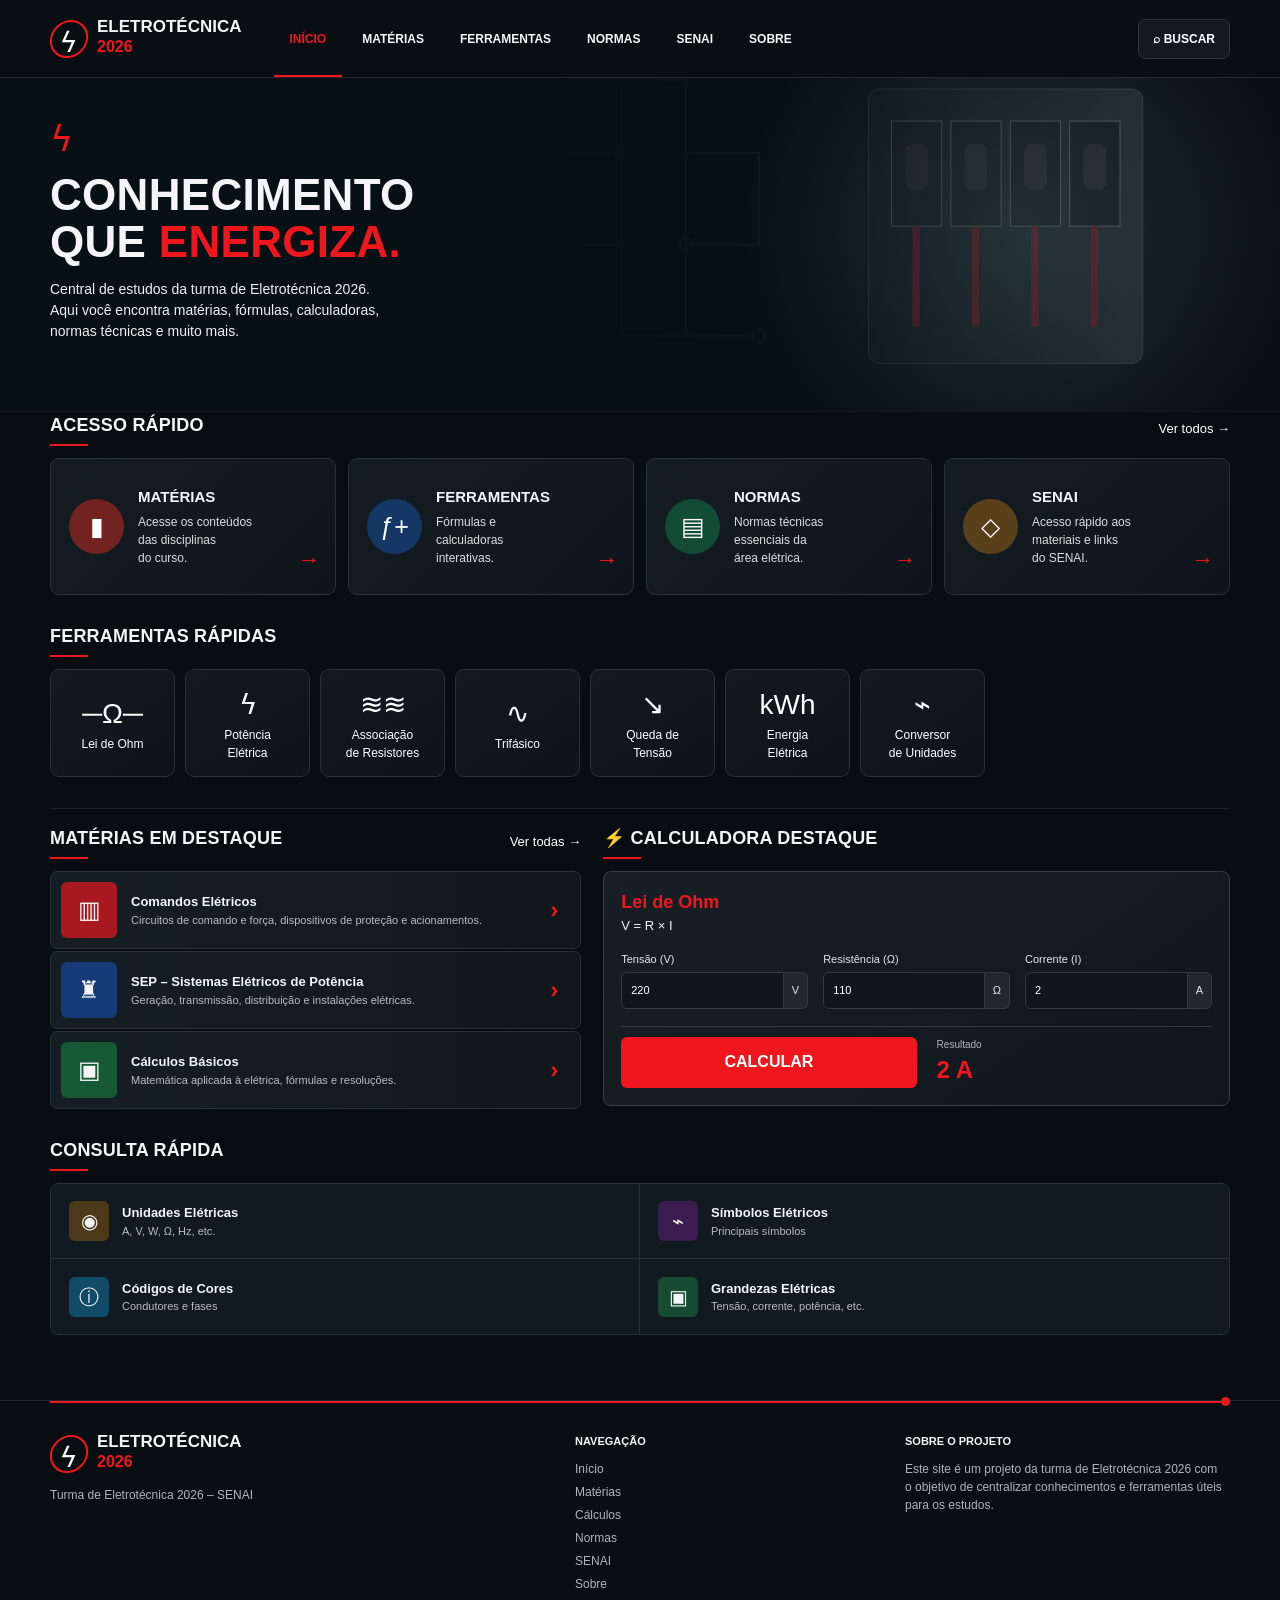
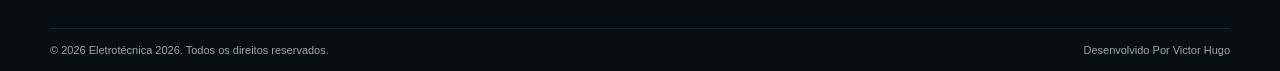
<file: index.html>
<!DOCTYPE html>
<html lang="pt-BR">

<head>
  <meta charset="UTF-8">
  <meta name="viewport" content="width=device-width, initial-scale=1.0">
  <meta name="description" content="Central de estudos da turma de Eletrotécnica 2026.">
  <title>Eletrotécnica 2026</title>
  <link rel="shortcut icon" href="assets/img/logotransparente.png" type="image/x-icon">
  <link rel="stylesheet" href="assets/css/style.css">
  <script src="js/main.js" defer></script>
  <script src="js/calculadora.js" defer></script>
</head>

<body>

  <header class="header">
    <a class="brand" href="#">
      <span class="brand-mark">ϟ</span>
      <span><strong>ELETROTÉCNICA</strong><b>2026</b></span>
    </a>

    <nav class="nav" aria-label="Navegação principal">
      <a class="active" href="#inicio">INÍCIO</a>
      <a href="materias.html">MATÉRIAS</a>
      <a href="ferramentas.html">FERRAMENTAS</a>
      <a href="normas.html">NORMAS</a>
      <a href="senai.html">SENAI</a>
      <a href="sobre.html">SOBRE</a>
    </nav>

    <button class="search-btn" type="button" aria-label="Buscar">⌕ <span>BUSCAR</span></button>
  </header>

  <main id="inicio">

    <section class="hero">
      <div class="hero-bg"></div>
      <div class="hero-content">
        <div class="bolt">ϟ</div>
        <h1>CONHECIMENTO<br>QUE <span>ENERGIZA.</span></h1>
        <p>Central de estudos da turma de Eletrotécnica 2026.<br>
          Aqui você encontra matérias, fórmulas, calculadoras,<br>
          normas técnicas e muito mais.</p>
      </div>
    </section>

    <section class="section quick-section">
      <div class="section-heading">
        <h2>ACESSO RÁPIDO</h2><a href="#">Ver todos →</a>
      </div>
      <div class="quick-grid">
        <a class="quick-card red" href="materias.html"><i>▮</i>
          <div>
            <h3>MATÉRIAS</h3>
            <p>Acesse os conteúdos<br>das disciplinas<br>do curso.</p>
          </div><b>→</b>
        </a>
        <a class="quick-card blue" href="ferramentas.html"><i>ƒ+</i>
          <div>
            <h3>FERRAMENTAS</h3>
            <p>Fórmulas e<br>calculadoras<br>interativas.</p>
          </div><b>→</b>
        </a>
        <a class="quick-card green" href="normas.html"><i>▤</i>
          <div>
            <h3>NORMAS</h3>
            <p>Normas técnicas<br>essenciais da<br>área elétrica.</p>
          </div><b>→</b>
        </a>
        <a class="quick-card gold" href="senai.html"><i>◇</i>
          <div>
            <h3>SENAI</h3>
            <p>Acesso rápido aos<br>materiais e links<br>do SENAI.</p>
          </div><b>→</b>
        </a>
      </div>
    </section>

    <section class="section">
      <div class="section-heading">
        <h2>FERRAMENTAS RÁPIDAS</h2>
      </div>
      <div class="tools">
        <button class="tool" data-tool="ohm" onclick="window.location.href='ferramentas.html'"><span>─Ω─</span><small>Lei de Ohm</small></button>
        <button class="tool" data-tool="power" onclick="window.location.href='ferramentas.html'"><span>ϟ</span><small>Potência<br>Elétrica</small></button>
        <button class="tool" onclick="window.location.href='ferramentas.html'"><span>≋≋</span><small>Associação<br>de Resistores</small></button>
        <button class="tool" onclick="window.location.href='ferramentas.html'"><span>∿</span><small>Trifásico</small></button>
        <button class="tool" onclick="window.location.href='ferramentas.html'"><span>↘</span><small>Queda de<br>Tensão</small></button>
        <button class="tool" onclick="window.location.href='ferramentas.html'"><span>kWh</span><small>Energia<br>Elétrica</small></button>
        <button class="tool" onclick="window.location.href='ferramentas.html'"><span>⌁</span><small>Conversor<br>de Unidades</small></button>
      </div>
    </section>

    <section class="section content-grid">
      <div id="materias">
        <div class="section-heading">
          <h2>MATÉRIAS EM DESTAQUE</h2><a href="#">Ver todas →</a>
        </div>
        <div class="subject-list">
          <a class="subject"><span class="subject-icon red">▥</span>
            <div>
              <h3>Comandos Elétricos</h3>
              <p>Circuitos de comando e força, dispositivos de proteção e acionamentos.</p>
            </div><b>›</b>
          </a>
          <a class="subject"><span class="subject-icon blue">♜</span>
            <div>
              <h3>SEP – Sistemas Elétricos de Potência</h3>
              <p>Geração, transmissão, distribuição e instalações elétricas.</p>
            </div><b>›</b>
          </a>
          <a class="subject" href="ferramentas.html"><span class="subject-icon green">▣</span>
            <div>
              <h3>Cálculos Básicos</h3>
              <p>Matemática aplicada à elétrica, fórmulas e resoluções.</p>
            </div><b>›</b>
          </a>
        </div>
      </div>

      <div id="calculos" class="calculator-card">
        <div class="section-heading">
          <h2>⚡ CALCULADORA DESTAQUE</h2>
        </div>
        <div class="calculator">
          <h3>Lei de Ohm</h3>
          <div class="formula">V = R × I</div>
          <div class="fields">
            <label>Tensão (V)<div><input id="voltage" type="number" value="220"><span>V</span></div></label>
            <label>Resistência (Ω)<div><input id="resistance" type="number" value="110"><span>Ω</span></div></label>
            <label>Corrente (I)<div><input id="current" type="number" value="2"><span>A</span></div></label>
          </div>
          <div class="calc-bottom"><button id="calculate">CALCULAR</button>
            <div><small>Resultado</small><strong id="result">2 A</strong></div>
          </div>
        </div>
      </div>
    </section>

    <section class="section" id="consulta">
      <div class="section-heading">
        <h2>CONSULTA RÁPIDA</h2>
      </div>
      <div class="consult-grid">
        <a class="consult gold" href="#"><span>◉</span>
          <div>
            <h3>Unidades Elétricas</h3>
            <p>A, V, W, Ω, Hz, etc.</p>
          </div>
        </a>
        <a class="consult purple" href="#"><span>⌁</span>
          <div>
            <h3>Símbolos Elétricos</h3>
            <p>Principais símbolos</p>
          </div>
        </a>
        <a class="consult cyan" href="#"><span>ⓘ</span>
          <div>
            <h3>Códigos de Cores</h3>
            <p>Condutores e fases</p>
          </div>
        </a>
        <a class="consult green" href="#"><span>▣</span>
          <div>
            <h3>Grandezas Elétricas</h3>
            <p>Tensão, corrente, potência, etc.</p>
          </div>
        </a>
      </div>
    </section>

  </main>

  <footer class="footer" id="sobre">
    <div class="footer-line"></div>
    <div class="footer-grid">
      <div class="footer-brand">
        <div class="brand"><span class="brand-mark">ϟ</span><span><strong>ELETROTÉCNICA</strong><b>2026</b></span></div>
        <p>Turma de Eletrotécnica 2026 – SENAI</p>
      </div>
      <div>
        <h3>NAVEGAÇÃO</h3><a href="#inicio">Início</a><a href="materias.html">Matérias</a><a
          href="ferramentas.html">Cálculos</a><a href="normas.html">Normas</a><a href="senai.html">SENAI</a><a
          href="sobre.html">Sobre</a>
      </div>
      <div id="senai">
        <h3>SOBRE O PROJETO</h3>
        <p>Este site é um projeto da turma de Eletrotécnica 2026 com o objetivo de centralizar conhecimentos e
          ferramentas úteis para os estudos.</p>
      </div>
    </div>
    <div class="footer-bottom"><a href="https://victoroliveiratec.github.io/Portifolio/" target="_blank"><span>© 2026
          Eletrotécnica 2026. Todos os direitos reservados.</span><span>Desenvolvido Por Victor Hugo</a></span></div>
  </footer>
</body>

</html>
</file>
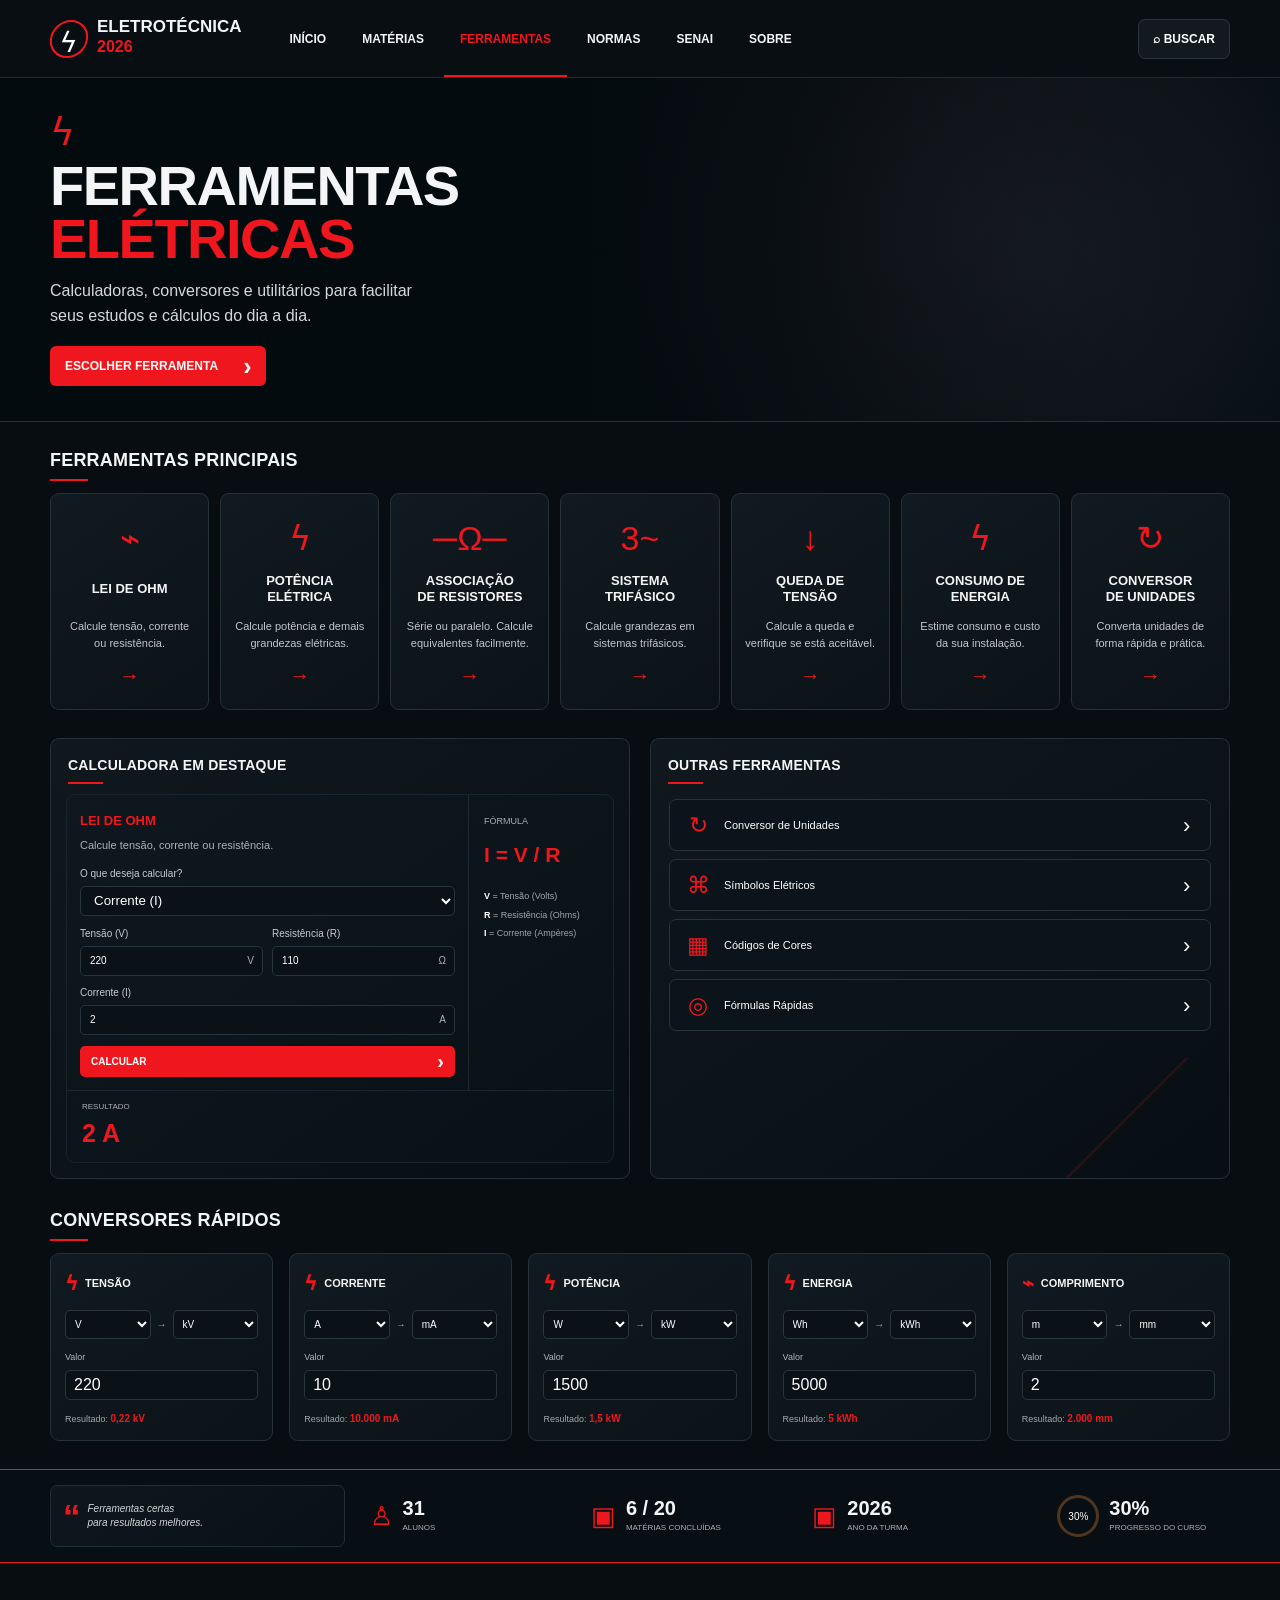
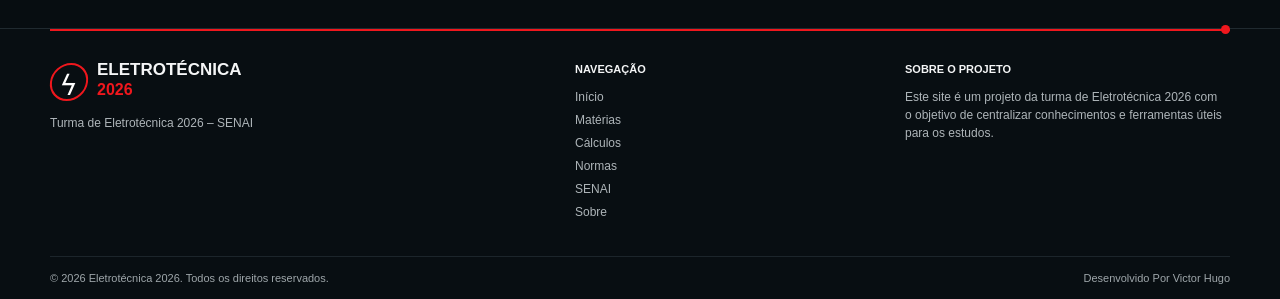
<file: ferramentas.html>
<!doctype html>
<html lang="pt-BR">
  <head>
    <meta charset="UTF-8" />
    <meta name="viewport" content="width=device-width, initial-scale=1.0" />

    <meta
      name="description"
      content="Ferramentas elétricas da turma de Eletrotécnica 2026. Calculadoras, conversores e utilitários para estudos."
    />

    <title>Ferramentas | Eletrotécnica 2026</title>

    <link
      rel="shortcut icon"
      href="assets/img/logotransparente.png"
      type="image/x-icon"
    />

    <link rel="stylesheet" href="assets/css/style.css" />

    <!-- JS -->
    <script src="js/ferramentas.js" defer></script>
  </head>

  <body>
    <!-- =====================================================
       HEADER
       ===================================================== -->

    <header class="header">
      <a class="brand" href="index.html">
        <span class="brand-mark">ϟ</span>

        <span>
          <strong>ELETROTÉCNICA</strong>
          <b>2026</b>
        </span>
      </a>

      <nav class="nav" aria-label="Navegação principal">
        <a href="index.html">INÍCIO</a>
        <a href="materias.html">MATÉRIAS</a>
        <a class="active" href="ferramentas.html">FERRAMENTAS</a>
        <a href="normas.html">NORMAS</a>
        <a href="senai.html">SENAI</a>
        <a href="sobre.html">SOBRE</a>
      </nav>

      <button class="search-btn" type="button" aria-label="Buscar">
        ⌕ <span>BUSCAR</span>
      </button>
    </header>

    <main>
      <!-- =====================================================
         HERO
         ===================================================== -->

      <section class="tools-hero">
        <div class="tools-hero-bg"></div>

        <div class="tools-hero-content">
          <div class="tools-bolt">ϟ</div>

          <h1>
            FERRAMENTAS<br />
            <span>ELÉTRICAS</span>
          </h1>

          <p>
            Calculadoras, conversores e utilitários para facilitar seus estudos
            e cálculos do dia a dia.
          </p>

          <a class="tools-primary-btn" href="#ferramentas-principais">
            ESCOLHER FERRAMENTA
            <span>›</span>
          </a>
        </div>
      </section>

      <!-- =====================================================
         FERRAMENTAS PRINCIPAIS
         ===================================================== -->

      <section class="section tools-section" id="ferramentas-principais">
        <div class="section-heading">
          <h2>FERRAMENTAS PRINCIPAIS</h2>
        </div>

        <div class="tools-main-grid">
          <button class="main-tool-card" data-tool="ohm">
            <span class="main-tool-icon">⌁</span>

            <strong>LEI DE OHM</strong>

            <p>Calcule tensão, corrente ou resistência.</p>

            <span class="main-tool-arrow">→</span>
          </button>

          <button class="main-tool-card" data-tool="power">
            <span class="main-tool-icon">ϟ</span>

            <strong>POTÊNCIA<br />ELÉTRICA</strong>

            <p>Calcule potência e demais grandezas elétricas.</p>

            <span class="main-tool-arrow">→</span>
          </button>

          <button class="main-tool-card" data-tool="resistors">
            <span class="main-tool-icon">─Ω─</span>

            <strong>ASSOCIAÇÃO<br />DE RESISTORES</strong>

            <p>Série ou paralelo. Calcule equivalentes facilmente.</p>

            <span class="main-tool-arrow">→</span>
          </button>

          <button class="main-tool-card" data-tool="three-phase">
            <span class="main-tool-icon">3~</span>

            <strong>SISTEMA<br />TRIFÁSICO</strong>

            <p>Calcule grandezas em sistemas trifásicos.</p>

            <span class="main-tool-arrow">→</span>
          </button>

          <button class="main-tool-card" data-tool="voltage-drop">
            <span class="main-tool-icon">↓</span>

            <strong>QUEDA DE<br />TENSÃO</strong>

            <p>Calcule a queda e verifique se está aceitável.</p>

            <span class="main-tool-arrow">→</span>
          </button>

          <button class="main-tool-card" data-tool="energy">
            <span class="main-tool-icon">ϟ</span>

            <strong>CONSUMO DE<br />ENERGIA</strong>

            <p>Estime consumo e custo da sua instalação.</p>

            <span class="main-tool-arrow">→</span>
          </button>

          <button class="main-tool-card" data-tool="units">
            <span class="main-tool-icon">↻</span>

            <strong>CONVERSOR<br />DE UNIDADES</strong>

            <p>Converta unidades de forma rápida e prática.</p>

            <span class="main-tool-arrow">→</span>
          </button>
        </div>
      </section>

      <!-- =====================================================
         CALCULADORA + OUTRAS FERRAMENTAS
         ===================================================== -->

      <section class="section tools-feature-grid">
        <!-- LEI DE OHM -->

        <div class="tools-panel ohm-panel" id="calculadora-ohm">
          <div class="tools-panel-title">
            <h2>CALCULADORA EM DESTAQUE</h2>
          </div>

          <div class="ohm-calculator">
            <div class="ohm-content">
              <span class="tool-label"> LEI DE OHM </span>

              <p class="tool-description">
                Calcule tensão, corrente ou resistência.
              </p>

              <label>
                O que deseja calcular?

                <select id="ohm-mode">
                  <option value="current">Corrente (I)</option>

                  <option value="voltage">Tensão (V)</option>

                  <option value="resistance">Resistência (R)</option>
                </select>
              </label>

              <div class="ohm-fields">
                <label>
                  Tensão (V)

                  <div class="input-unit">
                    <input
                      id="ohm-voltage"
                      type="number"
                      value="220"
                      min="0"
                      step="any"
                    />

                    <span>V</span>
                  </div>
                </label>

                <label>
                  Resistência (R)

                  <div class="input-unit">
                    <input
                      id="ohm-resistance"
                      type="number"
                      value="110"
                      min="0"
                      step="any"
                    />

                    <span>Ω</span>
                  </div>
                </label>

                <label>
                  Corrente (I)

                  <div class="input-unit">
                    <input
                      id="ohm-current"
                      type="number"
                      value="2"
                      min="0"
                      step="any"
                    />

                    <span>A</span>
                  </div>
                </label>
              </div>

              <button
                class="tools-calculate-btn"
                id="calculate-ohm"
                type="button"
              >
                CALCULAR
                <span>›</span>
              </button>
            </div>

            <div class="ohm-formula">
              <span>FÓRMULA</span>

              <strong id="ohm-formula"> I = V / R </strong>

              <div>
                <p><b>V</b> = Tensão (Volts)</p>
                <p><b>R</b> = Resistência (Ohms)</p>
                <p><b>I</b> = Corrente (Ampères)</p>
              </div>
            </div>

            <div class="ohm-result">
              <small>RESULTADO</small>

              <strong id="ohm-result"> 2 A </strong>
            </div>
          </div>
        </div>

        <!-- OUTRAS FERRAMENTAS -->

        <div class="tools-panel other-tools">
          <div class="tools-panel-title">
            <h2>OUTRAS FERRAMENTAS</h2>
          </div>

          <div class="other-tools-list">
            <button class="other-tool" data-tool="units">
              <span>↻</span>

              <strong> Conversor de Unidades </strong>

              <b>›</b>
            </button>

            <button class="other-tool" data-tool="symbols">
              <span>⌘</span>

              <strong> Símbolos Elétricos </strong>

              <b>›</b>
            </button>

            <button class="other-tool" data-tool="colors">
              <span>▦</span>

              <strong> Códigos de Cores </strong>

              <b>›</b>
            </button>

            <button class="other-tool" data-tool="formulas">
              <span>◎</span>

              <strong> Fórmulas Rápidas </strong>

              <b>›</b>
            </button>
          </div>
        </div>
      </section>

      <!-- =====================================================
         CONVERSORES
         ===================================================== -->

      <section class="section converters-section">
        <div class="section-heading">
          <h2>CONVERSORES RÁPIDOS</h2>
        </div>

        <div class="converter-grid">
          <!-- TENSÃO -->

          <article class="converter-card">
            <h3>
              <span>ϟ</span>
              TENSÃO
            </h3>

            <div class="converter-selects">
              <select data-from="voltage">
                <option value="V">V</option>
                <option value="kV">kV</option>
                <option value="mV">mV</option>
              </select>

              <span>→</span>

              <select data-to="voltage">
                <option value="kV">kV</option>
                <option value="V">V</option>
                <option value="mV">mV</option>
              </select>
            </div>

            <label>Valor</label>

            <input
              class="converter-input"
              type="number"
              value="220"
              data-type="voltage"
            />

            <p>
              Resultado:
              <strong data-result="voltage"> 0,22 kV </strong>
            </p>
          </article>

          <!-- CORRENTE -->

          <article class="converter-card">
            <h3>
              <span>ϟ</span>
              CORRENTE
            </h3>

            <div class="converter-selects">
              <select data-from="current">
                <option value="A">A</option>
                <option value="mA">mA</option>
                <option value="kA">kA</option>
              </select>

              <span>→</span>

              <select data-to="current">
                <option value="mA">mA</option>
                <option value="A">A</option>
                <option value="kA">kA</option>
              </select>
            </div>

            <label>Valor</label>

            <input
              class="converter-input"
              type="number"
              value="10"
              data-type="current"
            />

            <p>
              Resultado:
              <strong data-result="current"> 10.000 mA </strong>
            </p>
          </article>

          <!-- POTÊNCIA -->

          <article class="converter-card">
            <h3>
              <span>ϟ</span>
              POTÊNCIA
            </h3>

            <div class="converter-selects">
              <select data-from="power">
                <option value="W">W</option>
                <option value="kW">kW</option>
                <option value="MW">MW</option>
              </select>

              <span>→</span>

              <select data-to="power">
                <option value="kW">kW</option>
                <option value="W">W</option>
                <option value="MW">MW</option>
              </select>
            </div>

            <label>Valor</label>

            <input
              class="converter-input"
              type="number"
              value="1500"
              data-type="power"
            />

            <p>
              Resultado:
              <strong data-result="power"> 1,5 kW </strong>
            </p>
          </article>

          <!-- ENERGIA -->

          <article class="converter-card">
            <h3>
              <span>ϟ</span>
              ENERGIA
            </h3>

            <div class="converter-selects">
              <select data-from="energy">
                <option value="Wh">Wh</option>
                <option value="kWh">kWh</option>
                <option value="MWh">MWh</option>
              </select>

              <span>→</span>

              <select data-to="energy">
                <option value="kWh">kWh</option>
                <option value="Wh">Wh</option>
                <option value="MWh">MWh</option>
              </select>
            </div>

            <label>Valor</label>

            <input
              class="converter-input"
              type="number"
              value="5000"
              data-type="energy"
            />

            <p>
              Resultado:
              <strong data-result="energy"> 5 kWh </strong>
            </p>
          </article>

          <!-- COMPRIMENTO -->

          <article class="converter-card">
            <h3>
              <span>⌁</span>
              COMPRIMENTO
            </h3>

            <div class="converter-selects">
              <select data-from="length">
                <option value="m">m</option>
                <option value="cm">cm</option>
                <option value="mm">mm</option>
                <option value="km">km</option>
              </select>

              <span>→</span>

              <select data-to="length">
                <option value="mm">mm</option>
                <option value="m">m</option>
                <option value="cm">cm</option>
                <option value="km">km</option>
              </select>
            </div>

            <label>Valor</label>

            <input
              class="converter-input"
              type="number"
              value="2"
              data-type="length"
            />

            <p>
              Resultado:
              <strong data-result="length"> 2000 mm </strong>
            </p>
          </article>
        </div>
      </section>

      <!-- =====================================================
         STATUS DA TURMA
         ===================================================== -->

      <section class="tools-stats">
        <div class="tools-stats-inner">
          <div class="tools-quote">
            <span>“</span>
            <p>
              Ferramentas certas<br />
              para resultados melhores.
            </p>
          </div>

          <div class="stat">
            <span>♙</span>

            <div>
              <strong>31</strong>
              <small>ALUNOS</small>
            </div>
          </div>

          <div class="stat">
            <span>▣</span>

            <div>
              <strong>6 / 20</strong>
              <small>MATÉRIAS CONCLUÍDAS</small>
            </div>
          </div>

          <div class="stat">
            <span>▣</span>

            <div>
              <strong>2026</strong>
              <small>ANO DA TURMA</small>
            </div>
          </div>

          <div class="stat progress-stat">
            <div class="progress-circle">30%</div>

            <div>
              <strong>30%</strong>
              <small>PROGRESSO DO CURSO</small>
            </div>
          </div>
        </div>
      </section>
    </main>

  <footer class="footer" id="sobre">
    <div class="footer-line"></div>
    <div class="footer-grid">
      <div class="footer-brand"><div class="brand"><span class="brand-mark">ϟ</span><span><strong>ELETROTÉCNICA</strong><b>2026</b></span></div><p>Turma de Eletrotécnica 2026 – SENAI</p></div>
      <div><h3>NAVEGAÇÃO</h3><a href="index.html">Início</a><a href="materias.html">Matérias</a><a href="ferramentas.html">Cálculos</a><a href="normas.html">Normas</a><a href="senai.html">SENAI</a><a href="sobre.html">Sobre</a></div>
      <div id="senai"><h3>SOBRE O PROJETO</h3><p>Este site é um projeto da turma de Eletrotécnica 2026 com o objetivo de centralizar conhecimentos e ferramentas úteis para os estudos.</p></div>
    </div>
    <div class="footer-bottom"><a href="https://victoroliveiratec.github.io/Portifolio/" target="_blank"><span>© 2026 Eletrotécnica 2026. Todos os direitos reservados.</span><span>Desenvolvido Por Victor Hugo</a></span></div>
  </footer>
  </body>
</html>
</file>
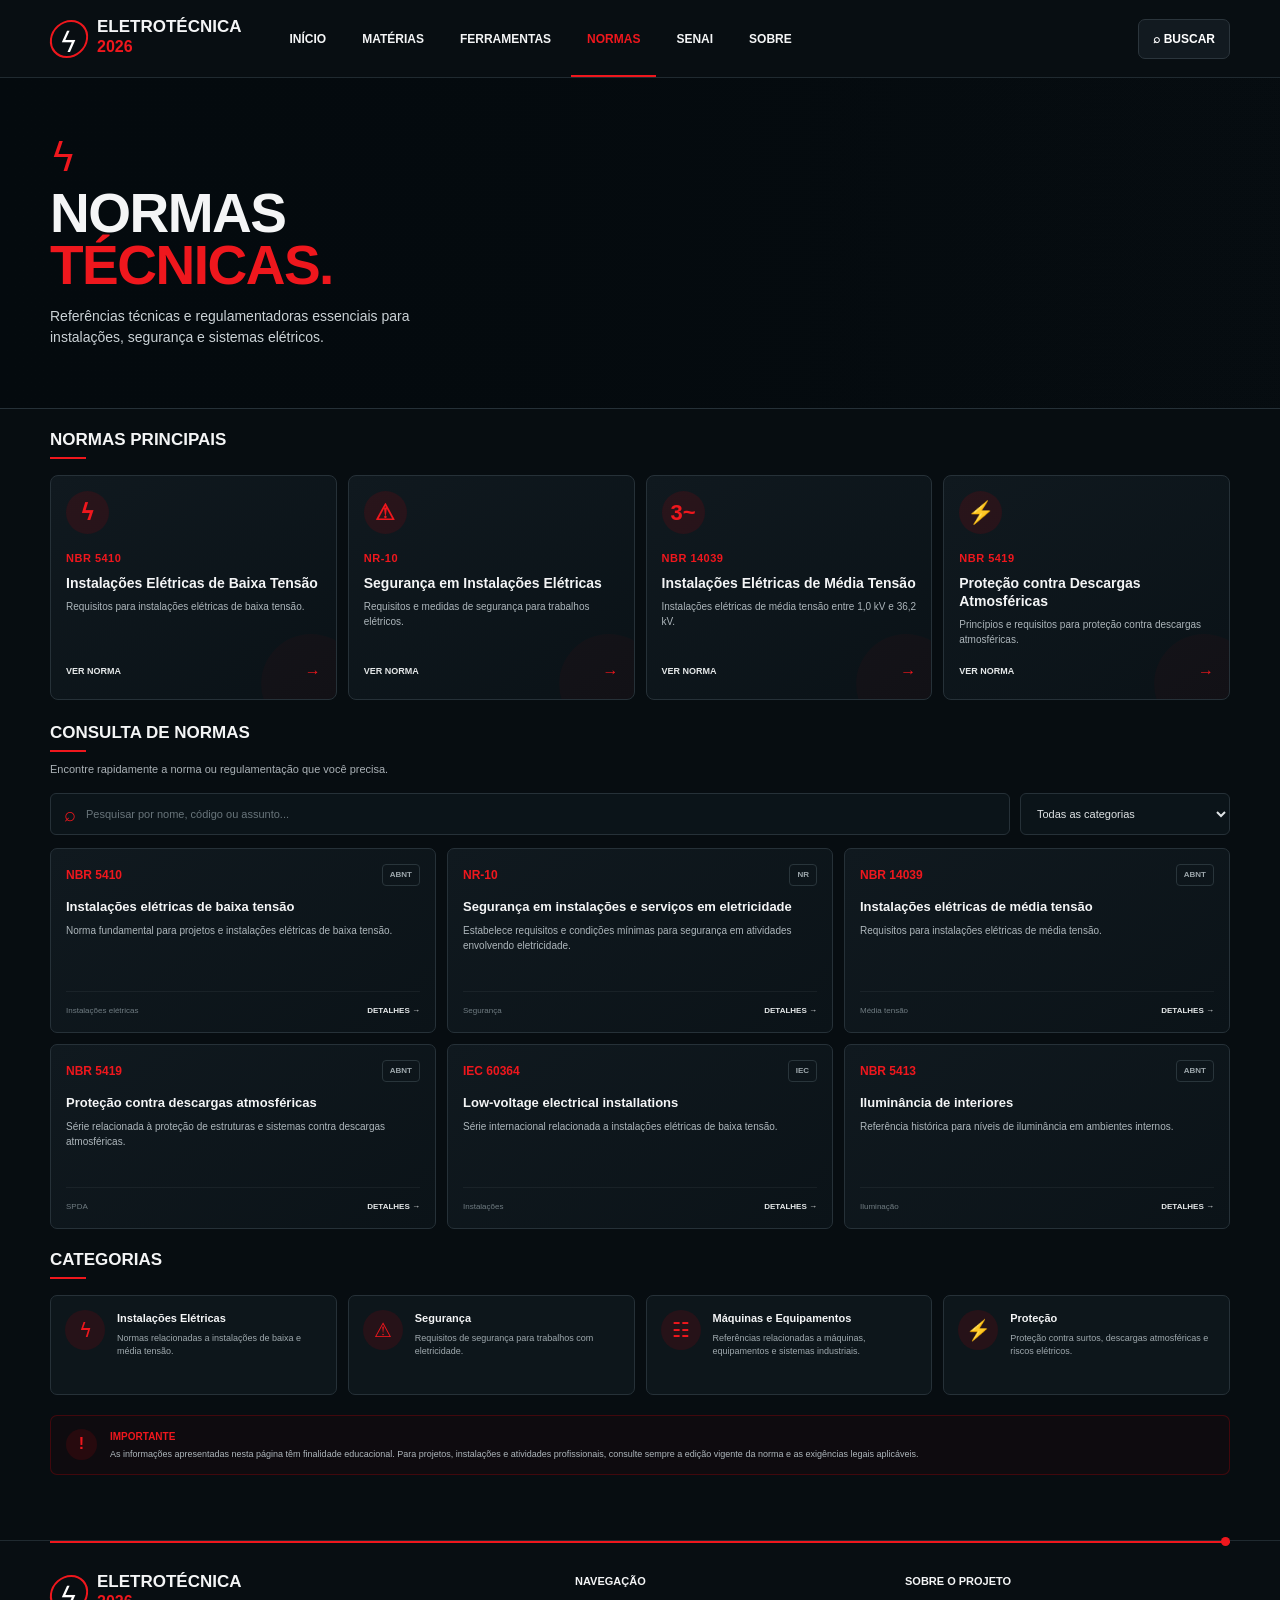
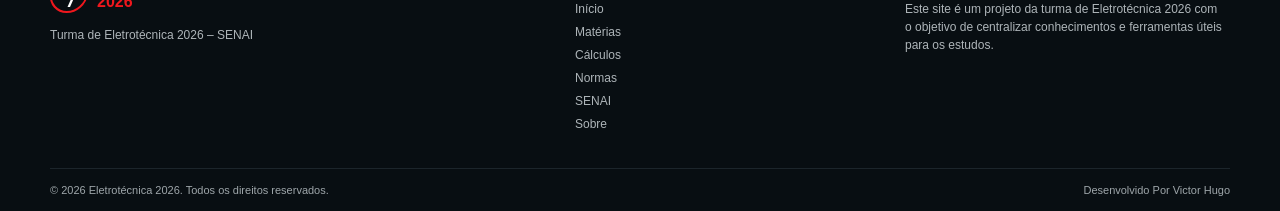
<file: normas.html>
<!doctype html>
<html lang="pt-BR">

<head>
  <meta charset="UTF-8" />
  <meta name="viewport" content="width=device-width, initial-scale=1.0" />

  <meta name="description" content="Normas técnicas e regulamentadoras utilizadas na formação em Eletrotécnica." />

  <title>Normas | Eletrotécnica 2026</title>

  <!-- CSS GLOBAL EXISTENTE -->
  <link rel="shortcut icon" href="assets/img/logotransparente.png" type="image/x-icon" />
  <link rel="stylesheet" href="assets/css/style.css" />

  <!-- CSS ESPECÍFICO DA PÁGINA -->
  <link rel="stylesheet" href="assets/css/normas.css" />
</head>

<body>
  <!-- =====================================================
       HEADER
       REUTILIZAR O HEADER EXISTENTE
       ===================================================== -->

  <header class="header">
    <a class="brand" href="index.html">
      <span class="brand-mark">ϟ</span>

      <span>
        <strong>ELETROTÉCNICA</strong>
        <b>2026</b>
      </span>
    </a>

    <nav class="nav" aria-label="Navegação principal">
      <a href="index.html">INÍCIO</a>
      <a href="materias.html">MATÉRIAS</a>
      <a href="ferramentas.html">FERRAMENTAS</a>
      <a class="active" href="normas.html">NORMAS</a>
      <a href="senai.html">SENAI</a>
      <a href="sobre.html">SOBRE</a>
    </nav>

    <button class="search-btn" type="button">⌕ <span>BUSCAR</span></button>
  </header>

  <main>
    <!-- =====================================================
         HERO
         ===================================================== -->

    <section class="normas-hero">
      <div class="normas-hero-bg"></div>

      <div class="normas-hero-content">
        <span class="normas-bolt">ϟ</span>

        <h1>
          NORMAS<br />
          <span>TÉCNICAS.</span>
        </h1>

        <p>
          Referências técnicas e regulamentadoras essenciais para instalações,
          segurança e sistemas elétricos.
        </p>
      </div>
    </section>

    <!-- =====================================================
         NORMAS PRINCIPAIS
         ===================================================== -->

    <section class="normas-section">
      <div class="normas-section-title">
        <h2>NORMAS PRINCIPAIS</h2>
      </div>

      <div class="normas-feature-grid">
        <article class="norma-feature">
          <div class="norma-feature-icon">ϟ</div>

          <div>
            <span class="norma-code"> NBR 5410 </span>

            <h3>Instalações Elétricas de Baixa Tensão</h3>

            <p>Requisitos para instalações elétricas de baixa tensão.</p>
          </div>

          <a href="#nbr-5410">
            VER NORMA
            <span>→</span>
          </a>
        </article>

        <article class="norma-feature">
          <div class="norma-feature-icon">⚠</div>

          <div>
            <span class="norma-code"> NR-10 </span>

            <h3>Segurança em Instalações Elétricas</h3>

            <p>Requisitos e medidas de segurança para trabalhos elétricos.</p>
          </div>

          <a href="#nr-10">
            VER NORMA
            <span>→</span>
          </a>
        </article>

        <article class="norma-feature">
          <div class="norma-feature-icon">3~</div>

          <div>
            <span class="norma-code"> NBR 14039 </span>

            <h3>Instalações Elétricas de Média Tensão</h3>

            <p>
              Instalações elétricas de média tensão entre 1,0 kV e 36,2 kV.
            </p>
          </div>

          <a href="#nbr-14039">
            VER NORMA
            <span>→</span>
          </a>
        </article>

        <article class="norma-feature">
          <div class="norma-feature-icon">⚡</div>

          <div>
            <span class="norma-code"> NBR 5419 </span>

            <h3>Proteção contra Descargas Atmosféricas</h3>

            <p>
              Princípios e requisitos para proteção contra descargas
              atmosféricas.
            </p>
          </div>

          <a href="#nbr-5419">
            VER NORMA
            <span>→</span>
          </a>
        </article>
      </div>
    </section>

    <!-- =====================================================
         BUSCA
         ===================================================== -->

    <section class="normas-section normas-consulta">
      <div class="normas-section-title">
        <h2>CONSULTA DE NORMAS</h2>

        <p>
          Encontre rapidamente a norma ou regulamentação que você precisa.
        </p>
      </div>

      <div class="normas-search">
        <div class="normas-search-input">
          <span>⌕</span>

          <input id="normaBusca" type="search" placeholder="Pesquisar por nome, código ou assunto..."
            autocomplete="off" />
        </div>

        <select id="normaCategoria">
          <option value="todas">Todas as categorias</option>

          <option value="nbr">NBR / ABNT</option>

          <option value="nr">NR</option>

          <option value="iec">IEC</option>
        </select>
      </div>

      <div class="normas-resultados" id="normasResultados">
        <!-- NBR 5410 -->

        <article class="norma-card" id="nbr-5410" data-categoria="nbr"
          data-search="nbr 5410 instalações elétricas baixa tensão abnt">
          <div class="norma-card-top">
            <span class="norma-card-code"> NBR 5410 </span>

            <span class="norma-card-type"> ABNT </span>
          </div>

          <h3>Instalações elétricas de baixa tensão</h3>

          <p>
            Norma fundamental para projetos e instalações elétricas de baixa
            tensão.
          </p>

          <div class="norma-card-footer">
            <span> Instalações elétricas </span>

            <a href="#" class="norma-link"> DETALHES → </a>
          </div>
        </article>

        <!-- NR-10 -->

        <article class="norma-card" id="nr-10" data-categoria="nr"
          data-search="nr 10 segurança instalações serviços eletricidade">
          <div class="norma-card-top">
            <span class="norma-card-code"> NR-10 </span>

            <span class="norma-card-type"> NR </span>
          </div>

          <h3>Segurança em instalações e serviços em eletricidade</h3>

          <p>
            Estabelece requisitos e condições mínimas para segurança em
            atividades envolvendo eletricidade.
          </p>

          <div class="norma-card-footer">
            <span> Segurança </span>

            <a href="#" class="norma-link"> DETALHES → </a>
          </div>
        </article>

        <!-- NBR 14039 -->

        <article class="norma-card" id="nbr-14039" data-categoria="nbr"
          data-search="nbr 14039 média tensão instalações elétricas">
          <div class="norma-card-top">
            <span class="norma-card-code"> NBR 14039 </span>

            <span class="norma-card-type"> ABNT </span>
          </div>

          <h3>Instalações elétricas de média tensão</h3>

          <p>Requisitos para instalações elétricas de média tensão.</p>

          <div class="norma-card-footer">
            <span> Média tensão </span>

            <a href="#" class="norma-link"> DETALHES → </a>
          </div>
        </article>

        <!-- NBR 5419 -->

        <article class="norma-card" id="nbr-5419" data-categoria="nbr"
          data-search="nbr 5419 spda proteção descargas atmosféricas">
          <div class="norma-card-top">
            <span class="norma-card-code"> NBR 5419 </span>

            <span class="norma-card-type"> ABNT </span>
          </div>

          <h3>Proteção contra descargas atmosféricas</h3>

          <p>
            Série relacionada à proteção de estruturas e sistemas contra
            descargas atmosféricas.
          </p>

          <div class="norma-card-footer">
            <span> SPDA </span>

            <a href="#" class="norma-link"> DETALHES → </a>
          </div>
        </article>

        <!-- IEC 60364 -->

        <article class="norma-card" data-categoria="iec" data-search="iec 60364 instalações elétricas baixa tensão">
          <div class="norma-card-top">
            <span class="norma-card-code"> IEC 60364 </span>

            <span class="norma-card-type"> IEC </span>
          </div>

          <h3>Low-voltage electrical installations</h3>

          <p>
            Série internacional relacionada a instalações elétricas de baixa
            tensão.
          </p>

          <div class="norma-card-footer">
            <span> Instalações </span>

            <a href="#" class="norma-link"> DETALHES → </a>
          </div>
        </article>

        <!-- NBR 5413 -->

        <article class="norma-card" data-categoria="nbr" data-search="nbr 5413 iluminação interiores iluminância">
          <div class="norma-card-top">
            <span class="norma-card-code"> NBR 5413 </span>

            <span class="norma-card-type"> ABNT </span>
          </div>

          <h3>Iluminância de interiores</h3>

          <p>
            Referência histórica para níveis de iluminância em ambientes
            internos.
          </p>

          <div class="norma-card-footer">
            <span> Iluminação </span>

            <a href="#" class="norma-link"> DETALHES → </a>
          </div>
        </article>
      </div>

      <div class="normas-empty" id="normasEmpty" hidden>
        <span>ϟ</span>

        <h3>Nenhuma norma encontrada</h3>

        <p>Tente pesquisar por outro código, nome ou categoria.</p>
      </div>
    </section>

    <section class="normas-section">
      <div class="normas-section-title">
        <h2>CATEGORIAS</h2>
      </div>

      <div class="normas-category-grid">
        <article class="norma-category">
          <span>ϟ</span>

          <div>
            <h3>Instalações Elétricas</h3>

            <p>Normas relacionadas a instalações de baixa e média tensão.</p>
          </div>
        </article>

        <article class="norma-category">
          <span>⚠</span>

          <div>
            <h3>Segurança</h3>

            <p>Requisitos de segurança para trabalhos com eletricidade.</p>
          </div>
        </article>

        <article class="norma-category">
          <span>☷</span>

          <div>
            <h3>Máquinas e Equipamentos</h3>

            <p>
              Referências relacionadas a máquinas, equipamentos e sistemas
              industriais.
            </p>
          </div>
        </article>

        <article class="norma-category">
          <span>⚡</span>

          <div>
            <h3>Proteção</h3>

            <p>
              Proteção contra surtos, descargas atmosféricas e riscos
              elétricos.
            </p>
          </div>
        </article>
      </div>
    </section>


    <section class="normas-warning">
      <span class="normas-warning-icon"> ! </span>

      <div>
        <h3>IMPORTANTE</h3>

        <p>
          As informações apresentadas nesta página têm finalidade educacional.
          Para projetos, instalações e atividades profissionais, consulte
          sempre a edição vigente da norma e as exigências legais aplicáveis.
        </p>
      </div>
    </section>
  </main>

  <footer class="footer" id="sobre">
    <div class="footer-line"></div>
    <div class="footer-grid">
      <div class="footer-brand"><div class="brand"><span class="brand-mark">ϟ</span><span><strong>ELETROTÉCNICA</strong><b>2026</b></span></div><p>Turma de Eletrotécnica 2026 – SENAI</p></div>
      <div><h3>NAVEGAÇÃO</h3><a href="index.html">Início</a><a href="materias.html">Matérias</a><a href="ferramentas.html">Cálculos</a><a href="normas.html">Normas</a><a href="senai.html">SENAI</a><a href="sobre.html">Sobre</a></div>
      <div id="senai"><h3>SOBRE O PROJETO</h3><p>Este site é um projeto da turma de Eletrotécnica 2026 com o objetivo de centralizar conhecimentos e ferramentas úteis para os estudos.</p></div>
    </div>
    <div class="footer-bottom"><a href="https://victoroliveiratec.github.io/Portifolio/" target="_blank"><span>© 2026 Eletrotécnica 2026. Todos os direitos reservados.</span><span>Desenvolvido Por Victor Hugo</a></span></div>
  </footer>

  <script src="js/normas.js" defer></script>
</body>

</html>
</file>
<file: assets/css/style.css>
@import url("./variables.css");
@import url("./reset.css");
@import url("./config.css");
@import url("./header.css");
@import url("./hero.css");
@import url("./acesso-rapido.css");
@import url("./ferramentas.css");
@import url("./materiasdestaque.css");
@import url("./calculadora.css");
@import url("./consulta.css");
@import url("./footer.css");
@import url("./animations.css");
@import url("./responsive.css");
</file>
<file: assets/css/normas.css>
/* =========================================================
   NORMAS — HERO
   ========================================================= */

.normas-hero {
  position: relative;

  min-height: 330px;

  overflow: hidden;

  border-bottom: 1px solid var(--border);

  background:
    linear-gradient(
      90deg,
      #050b0f 0%,
      rgba(5, 11, 15, .92) 40%,
      rgba(5, 11, 15, .45) 75%,
      rgba(5, 11, 15, .12)
    );
}

.normas-hero-bg {
  position: absolute;
  inset: 0;

  background:
    linear-gradient(
      90deg,
      rgba(4, 10, 14, .98) 0%,
      rgba(4, 10, 14, .82) 42%,
      rgba(4, 10, 14, .35) 72%,
      rgba(4, 10, 14, .1)
    );

  pointer-events: none;
}

.normas-hero-content {
  position: relative;
  z-index: 1;

  width: min(
    var(--max),
    calc(100% - 54px)
  );

  min-height: 330px;

  margin: auto;

  display: flex;
  flex-direction: column;
  justify-content: center;
}

.normas-bolt {
  color: var(--red);

  font-size: 40px;
  line-height: 1;

  margin-bottom: 10px;
}

.normas-hero h1 {
  margin: 0;

  font-size: clamp(42px, 5vw, 55px);
  line-height: .95;

  font-weight: 900;

  letter-spacing: -1.5px;
}

.normas-hero h1 span {
  color: var(--red);
}

.normas-hero p {
  max-width: 390px;

  margin: 14px 0 0;

  color: #cbd2d6;

  font-size: 14px;
  line-height: 1.55;
}


/* =========================================================
   SEÇÕES
   ========================================================= */

.normas-section {
  width: min(
    var(--max),
    calc(100% - 54px)
  );

  margin: 0 auto;
}

.normas-section-title {
  padding-top: 22px;
  margin-bottom: 16px;
}

.normas-section-title h2 {
  margin: 0;

  font-size: 17px;
  line-height: 1.1;
}

.normas-section-title h2::after {
  content: "";

  display: block;

  width: 36px;
  height: 2px;

  margin-top: 7px;

  background: var(--red);
}

.normas-section-title p {
  margin: 9px 0 0;

  color: var(--muted);

  font-size: 11px;
}


/* =========================================================
   NORMAS PRINCIPAIS
   ========================================================= */

.normas-feature-grid {
  display: grid;

  grid-template-columns:
    repeat(4, minmax(0, 1fr));

  gap: 11px;
}

.norma-feature {
  position: relative;

  min-height: 205px;

  padding: 15px;

  display: flex;
  flex-direction: column;

  border: 1px solid var(--border);
  border-radius: 8px;

  background:
    linear-gradient(
      145deg,
      #10191f,
      #0a1217
    );

  overflow: hidden;

  transition:
    transform .2s ease,
    border-color .2s ease;
}

.norma-feature::after {
  content: "";

  position: absolute;

  right: -25px;
  bottom: -35px;

  width: 100px;
  height: 100px;

  border-radius: 50%;

  background:
    rgba(220, 0, 10, .035);

  pointer-events: none;
}

.norma-feature:hover {
  transform: translateY(-3px);

  border-color: #3b474e;
}

.norma-feature-icon {
  width: 43px;
  height: 43px;

  margin-bottom: 11px;

  display: grid;
  place-items: center;

  border-radius: 50%;

  background:
    rgba(130, 8, 14, .22);

  color: var(--red);

  font-size: 22px;
  font-weight: 700;
}

.norma-code {
  color: var(--red);

  font-size: 11px;
  font-weight: 800;

  letter-spacing: .5px;
}

.norma-feature h3 {
  margin: 5px 0 7px;

  font-size: 14px;
  line-height: 1.3;
}

.norma-feature p {
  margin: 0;

  color: #adb6bb;

  font-size: 10px;
  line-height: 1.5;
}

.norma-feature > a {
  margin-top: auto;
  padding-top: 13px;

  display: flex;
  justify-content: space-between;
  align-items: center;

  color: #e5e8e9;

  font-size: 9px;
  font-weight: 700;

  text-decoration: none;
}

.norma-feature > a span {
  color: var(--red);

  font-size: 16px;
}


/* =========================================================
   CONSULTA
   ========================================================= */

.normas-consulta {
  margin-top: 2px;
}

.normas-search {
  display: grid;

  grid-template-columns: 1fr 210px;

  gap: 10px;

  margin-bottom: 13px;
}

.normas-search-input {
  height: 42px;

  display: flex;
  align-items: center;

  gap: 10px;

  padding: 0 13px;

  border: 1px solid var(--border);
  border-radius: 6px;

  background: #0b1419;
}

.normas-search-input span {
  color: var(--red);

  font-size: 20px;
}

.normas-search-input input {
  width: 100%;

  border: 0;
  outline: 0;

  color: var(--text);

  background: transparent;

  font-family: inherit;
  font-size: 11px;
}

.normas-search-input input::placeholder {
  color: #69757b;
}

.normas-search select {
  height: 42px;

  padding: 0 12px;

  border: 1px solid var(--border);
  border-radius: 6px;

  outline: 0;

  color: #dfe3e5;

  background: #0b1419;

  font-family: inherit;
  font-size: 11px;

  cursor: pointer;
}


/* =========================================================
   CARDS DE NORMA
   ========================================================= */

.normas-resultados {
  display: grid;

  grid-template-columns:
    repeat(3, minmax(0, 1fr));

  gap: 11px;
}

.norma-card {
  min-height: 185px;

  padding: 15px;

  display: flex;
  flex-direction: column;

  border: 1px solid var(--border);
  border-radius: 7px;

  background:
    linear-gradient(
      145deg,
      #10191f,
      #0b1318
    );

  transition:
    transform .2s ease,
    border-color .2s ease;
}

.norma-card:hover {
  transform: translateY(-2px);

  border-color: #3b474e;
}

.norma-card-top {
  display: flex;

  align-items: center;
  justify-content: space-between;

  gap: 8px;
}

.norma-card-code {
  color: var(--red);

  font-size: 12px;
  font-weight: 800;
}

.norma-card-type {
  padding: 4px 7px;

  border: 1px solid #29353b;
  border-radius: 4px;

  color: #9da7ac;

  font-size: 8px;
  font-weight: 700;
}

.norma-card h3 {
  margin: 12px 0 7px;

  font-size: 13px;
  line-height: 1.35;
}

.norma-card p {
  margin: 0;

  color: #aeb7bc;

  font-size: 10px;
  line-height: 1.5;
}

.norma-card-footer {
  margin-top: auto;
  padding-top: 13px;

  display: flex;
  justify-content: space-between;
  align-items: center;

  border-top: 1px solid rgba(255,255,255,.05);
}

.norma-card-footer > span {
  color: #707c82;

  font-size: 8px;
}

.norma-link {
  color: #e5e8e9;

  font-size: 8px;
  font-weight: 800;

  text-decoration: none;
}

.norma-link:hover {
  color: var(--red);
}


/* =========================================================
   SEM RESULTADOS
   ========================================================= */

.normas-empty {
  padding: 40px 20px;

  text-align: center;

  border: 1px dashed #29353b;
  border-radius: 7px;
}

.normas-empty span {
  color: var(--red);

  font-size: 30px;
}

.normas-empty h3 {
  margin: 8px 0 5px;

  font-size: 14px;
}

.normas-empty p {
  margin: 0;

  color: var(--muted);

  font-size: 10px;
}


/* =========================================================
   CATEGORIAS
   ========================================================= */

.normas-category-grid {
  display: grid;

  grid-template-columns:
    repeat(4, minmax(0, 1fr));

  gap: 11px;
}

.norma-category {
  min-height: 100px;

  padding: 14px;

  display: flex;

  gap: 12px;

  border: 1px solid var(--border);
  border-radius: 7px;

  background: #0d161b;
}

.norma-category > span {
  width: 40px;
  height: 40px;

  flex: 0 0 40px;

  display: grid;
  place-items: center;

  border-radius: 50%;

  background: rgba(130, 8, 14, .22);

  color: var(--red);

  font-size: 20px;
}

.norma-category h3 {
  margin: 0 0 6px;

  font-size: 11px;
}

.norma-category p {
  margin: 0;

  color: #9fa9ae;

  font-size: 9px;
  line-height: 1.45;
}


/* =========================================================
   AVISO
   ========================================================= */

.normas-warning {
  width: min(
    var(--max),
    calc(100% - 54px)
  );

  margin: 20px auto;

  padding: 13px 15px;

  display: flex;

  align-items: flex-start;

  gap: 13px;

  border: 1px solid rgba(220, 0, 10, .25);
  border-radius: 7px;

  background:
    rgba(100, 7, 12, .08);
}

.normas-warning-icon {
  width: 31px;
  height: 31px;

  flex: 0 0 31px;

  display: grid;
  place-items: center;

  border-radius: 50%;

  color: var(--red);

  background:
    rgba(130, 8, 14, .22);

  font-weight: 900;
}

.normas-warning h3 {
  margin: 0 0 4px;

  color: var(--red);

  font-size: 10px;
}

.normas-warning p {
  margin: 0;

  color: #aeb7bc;

  font-size: 9px;
  line-height: 1.5;
}


/* =========================================================
   RESPONSIVIDADE ESPECÍFICA
   ========================================================= */

@media (max-width: 1050px) {

  .normas-feature-grid {
    grid-template-columns:
      repeat(2, minmax(0, 1fr));
  }

  .normas-resultados {
    grid-template-columns:
      repeat(2, minmax(0, 1fr));
  }

  .normas-category-grid {
    grid-template-columns:
      repeat(2, minmax(0, 1fr));
  }

}


@media (max-width: 700px) {

  .normas-search {
    grid-template-columns: 1fr;
  }

  .normas-resultados {
    grid-template-columns: 1fr;
  }

  .normas-category-grid {
    grid-template-columns: 1fr;
  }

}


@media (max-width: 520px) {

  .normas-hero {
    min-height: 300px;
  }

  .normas-hero-content {
    width: calc(100% - 32px);

    min-height: 300px;
  }

  .normas-hero h1 {
    font-size: 40px;
  }

  .normas-hero p {
    max-width: 300px;

    font-size: 12px;
  }

  .normas-section,
  .normas-warning {
    width: calc(100% - 32px);
  }

  .normas-feature-grid {
    grid-template-columns: 1fr;
  }

}
</file>
